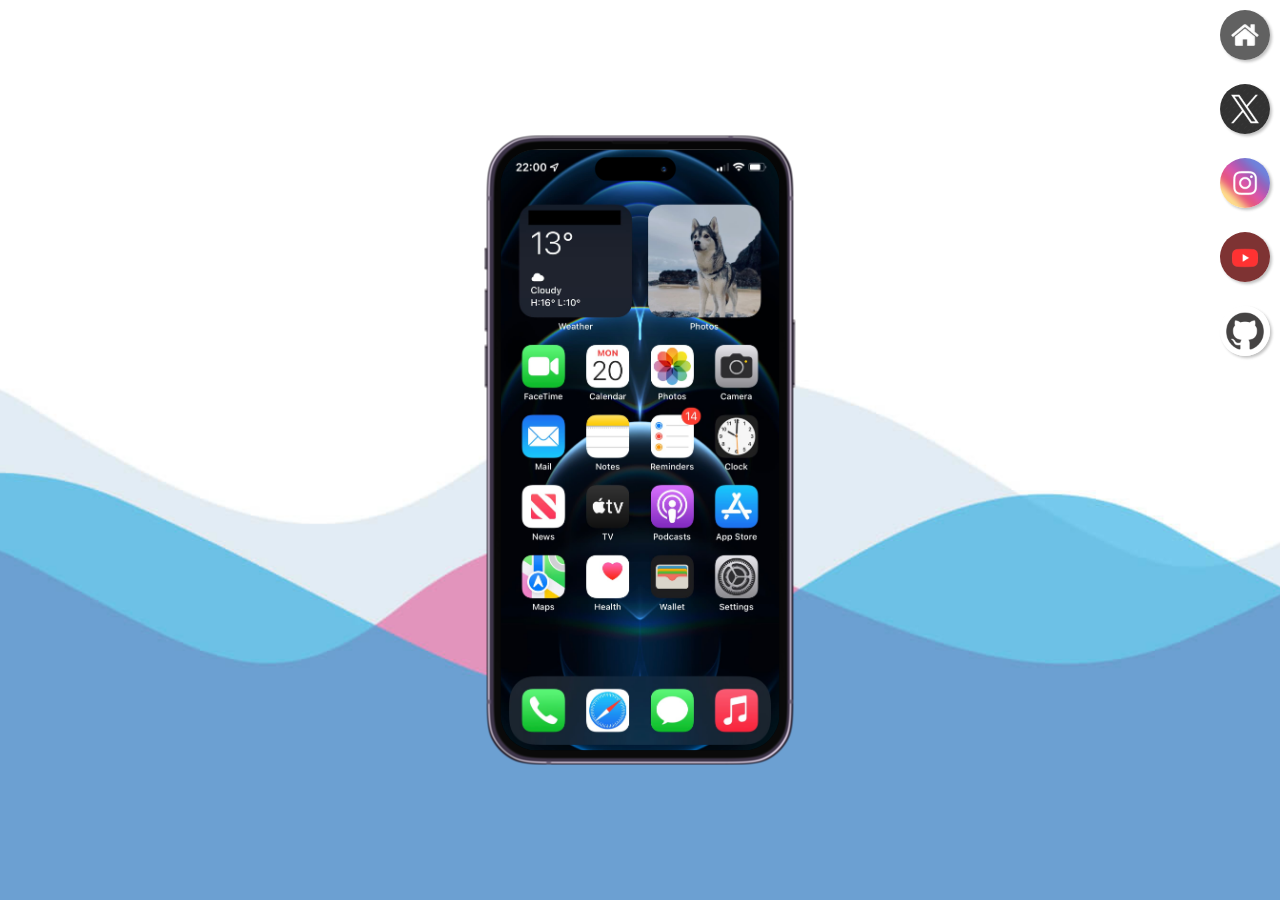
<file: index.html>
<!DOCTYPE html>
<html lang="pt-br">
<head>
    <meta charset="UTF-8">
    <meta name="viewport" content="width=device-width, initial-scale=1.0">
    <title>Projeto Redes Sociais</title>
    <link rel="shortcut icon" href="favicon.ico" type="image/x-icon">
    <link rel="stylesheet" href="./estilos/style.css">
</head>
<body>
    <main>
        <section id="telefone">
            <iframe src="home.html" name="tela" id="tela" frameborder="0"></iframe>
        </section>

        <div>
            <div class="cam">
                <img src="imagens/cam-iphone.png" alt="">
            </div>
        </div>

        <section id="redes-sociais">
            <a href="home.html" target="tela">
                <img src="imagens/logo-home.jpg" alt="">
            </a>
            <a href="twitter.html" target="tela">
                <img src="imagens/logo-twitter.png" alt="">
            </a>
            <a href="instagram.html" target="tela">
                <img src="imagens/logo-instagram.jpg" alt="">
            </a>
            <a href="youtube.html" target="tela">
                <img src="imagens/logo-youtube.jpg" alt="">
            </a>
            <a href="github.html" target="tela">
                <img src="imagens/logo-github.png" alt="">
            </a>
        </section>
    </main>
</body>
</html>
</file>
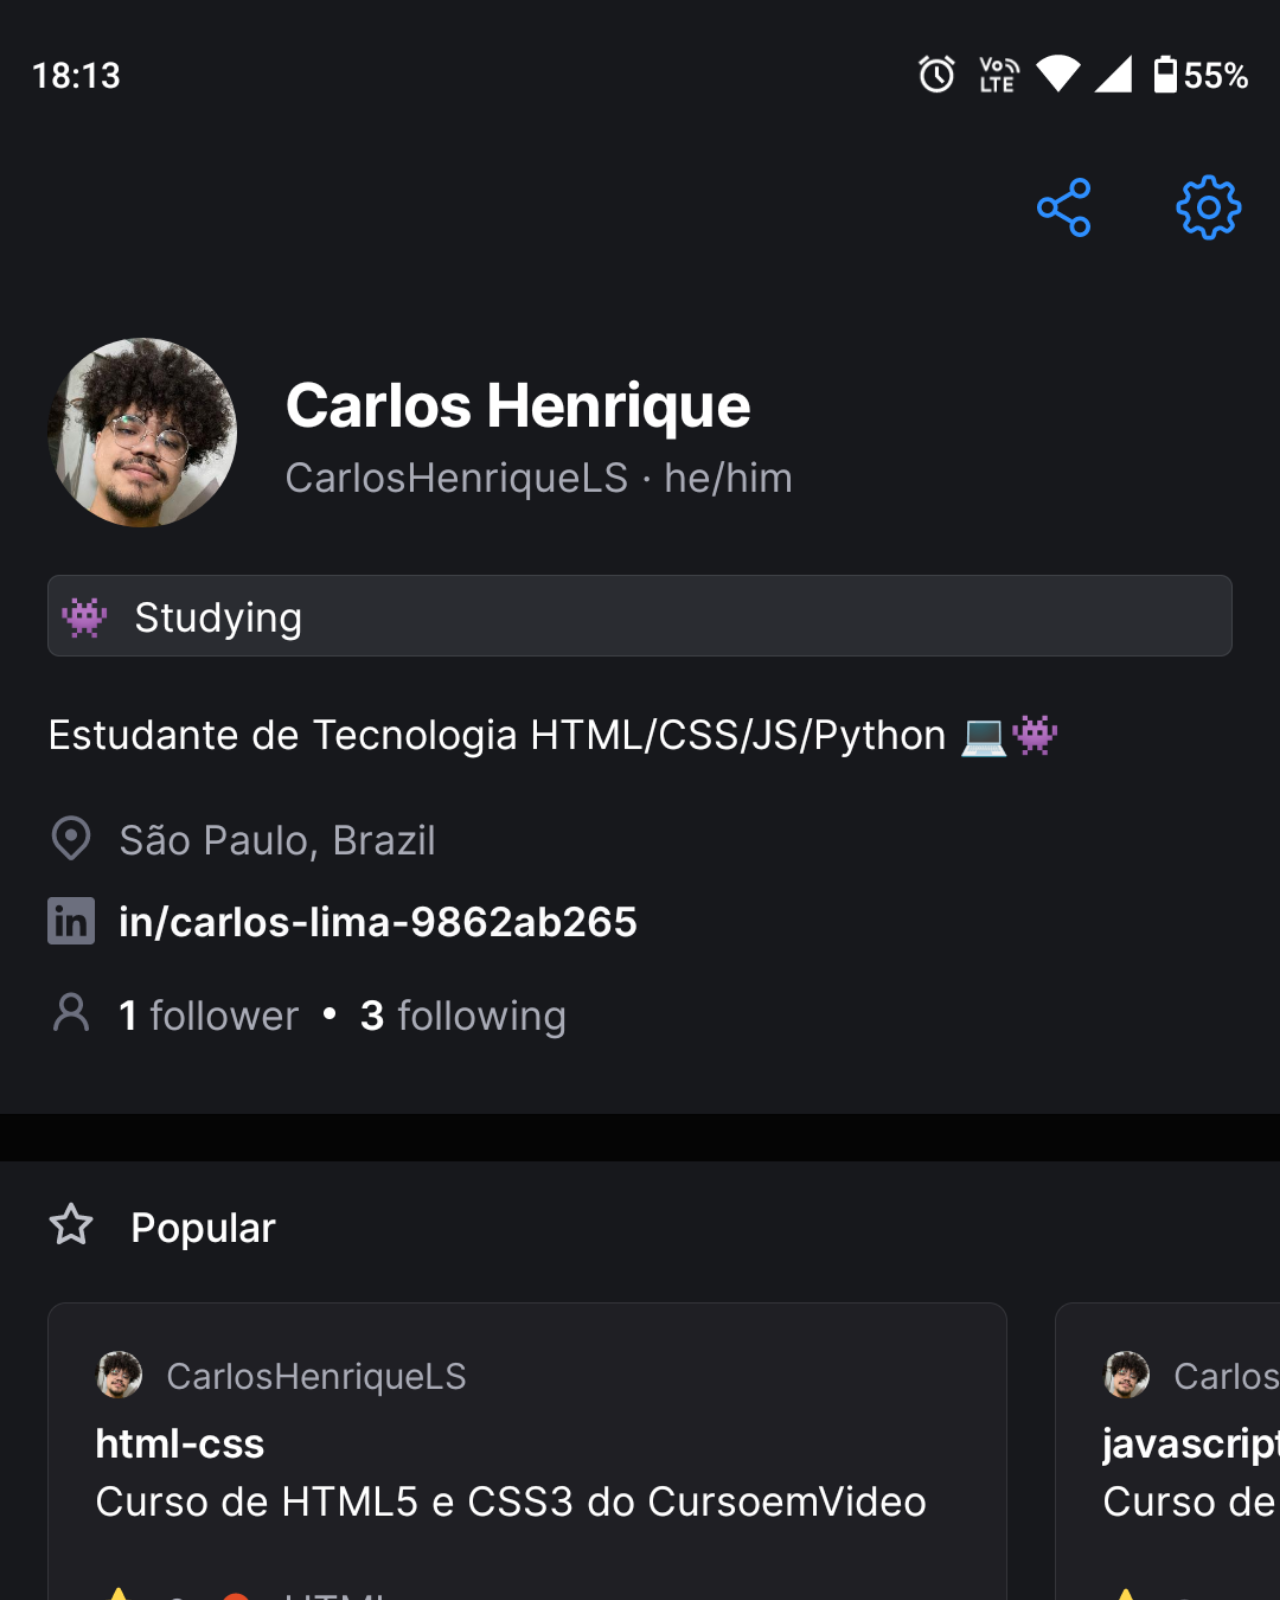
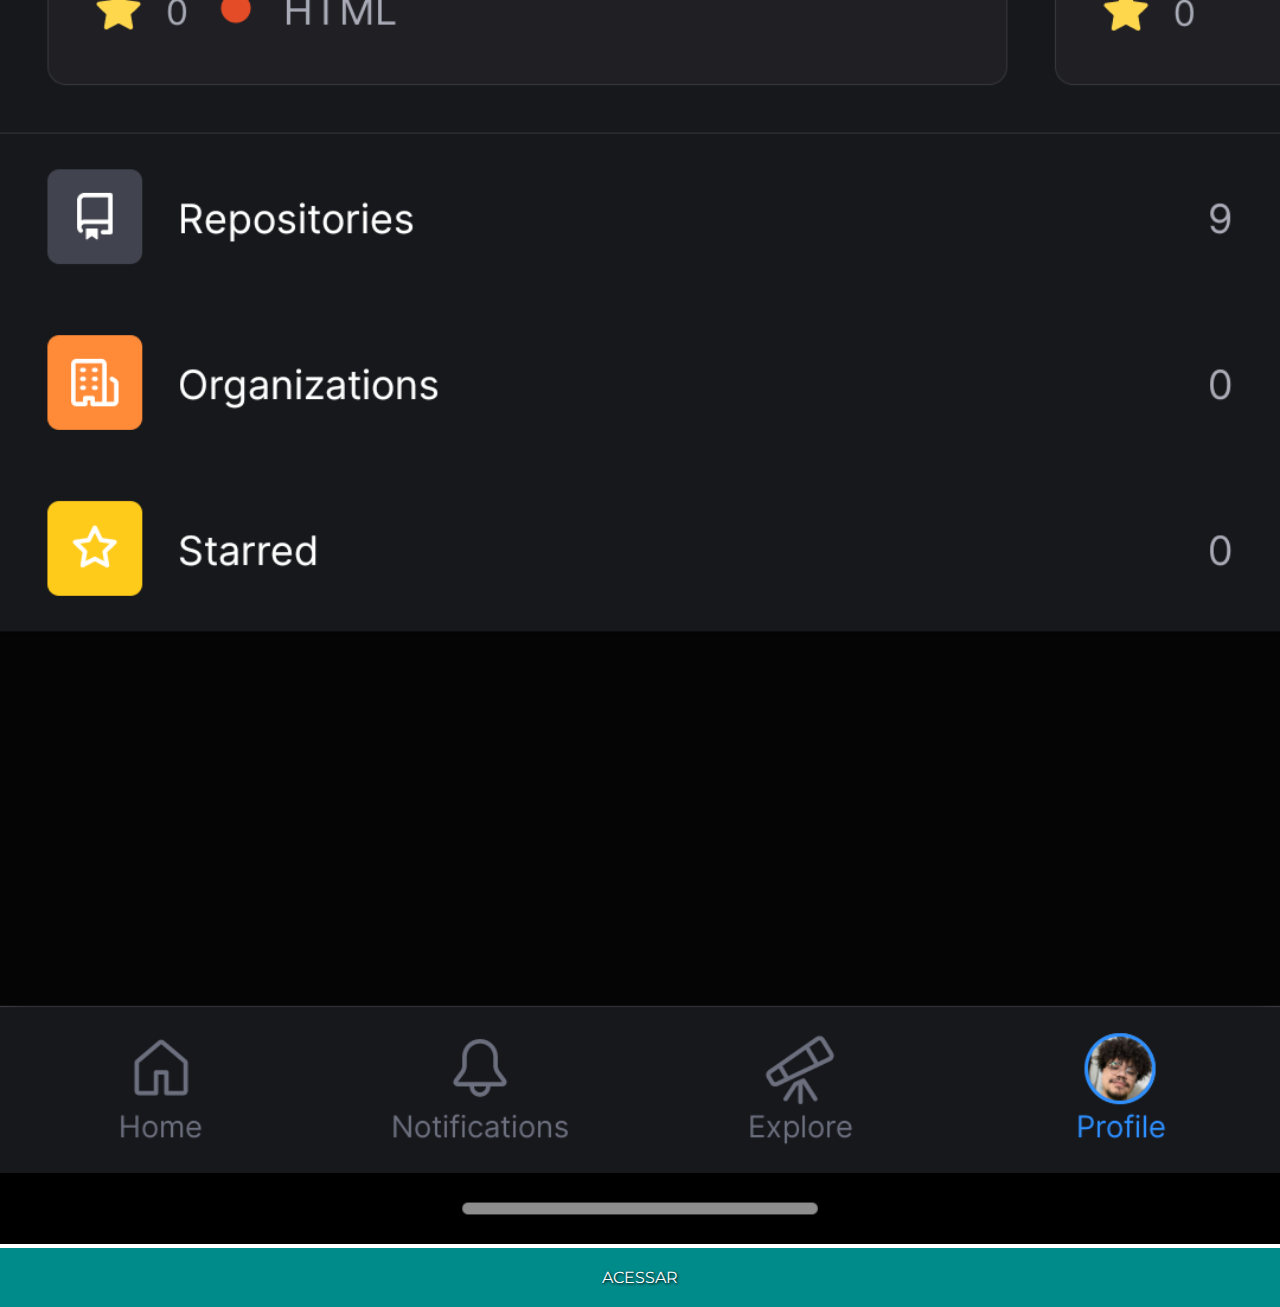
<file: github.html>
<!DOCTYPE html>
<html lang="pt-br">
<head>
    <meta charset="UTF-8">
    <meta name="viewport" content="width=device-width, initial-scale=1.0">
    <link rel="stylesheet" href="./estilos/social.css">
    <title>GitHub</title>
</head>
<body>
    <img src="imagens/telagithub.png" alt="">
    <a href="https://github.com/CarlosHenriqueLS" target="_blank">ACESSAR</a>
</body>
</html>
</file>
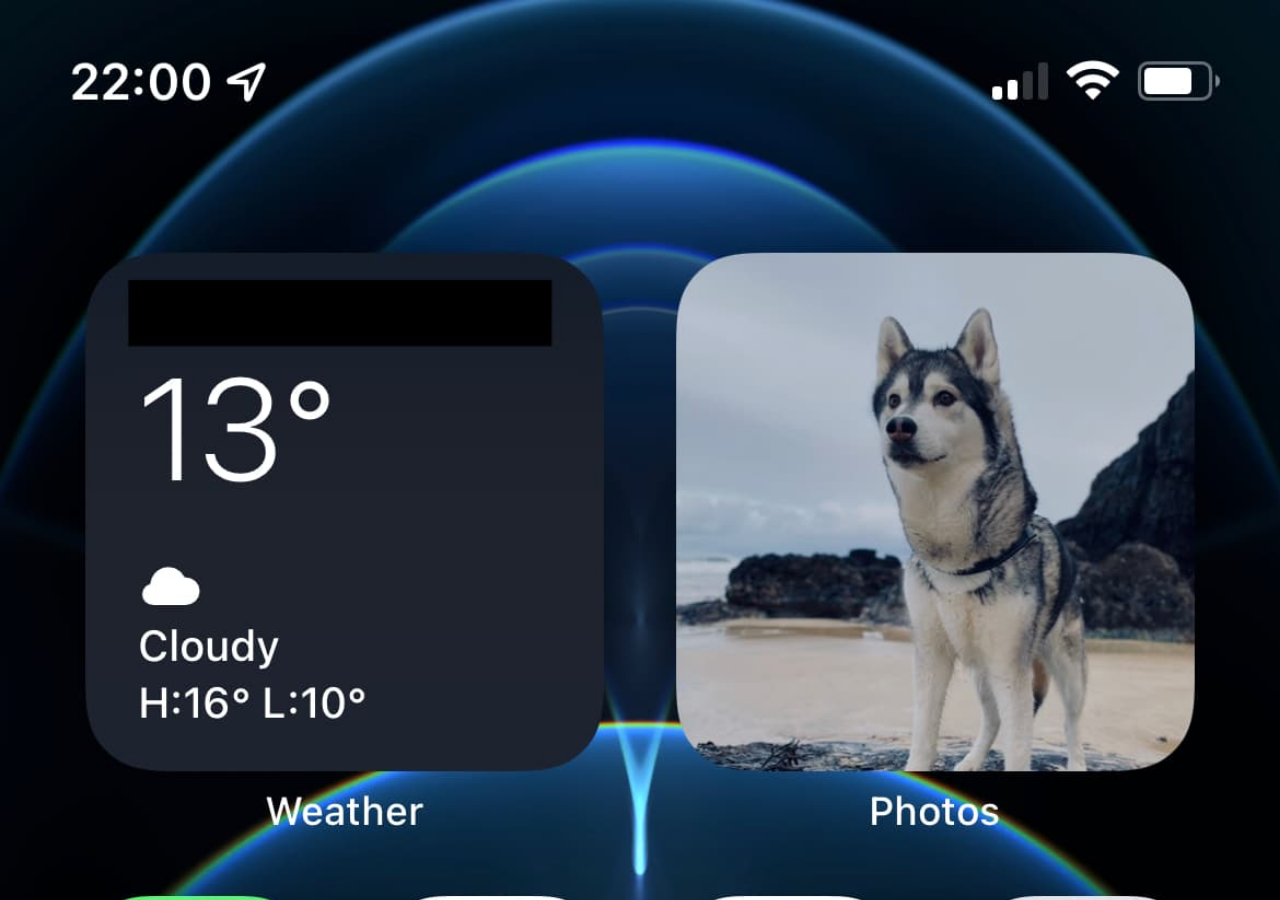
<file: home.html>
<!DOCTYPE html>
<html lang="pt-br">
<head>
    <meta charset="UTF-8">
    <meta name="viewport" content="width=device-width, initial-scale=1.0">
    <title>Home</title>
    <style>
        * {
            margin: 0px;
            padding: 0px;
        }

        body {
            width: 100vw;
            height: 100vh;
            background: black url(./imagens/homescreen.jpeg) no-repeat top center;
            background-size: cover;
        }
    </style>
</head>
<body>
    
</body>
</html>
</file>
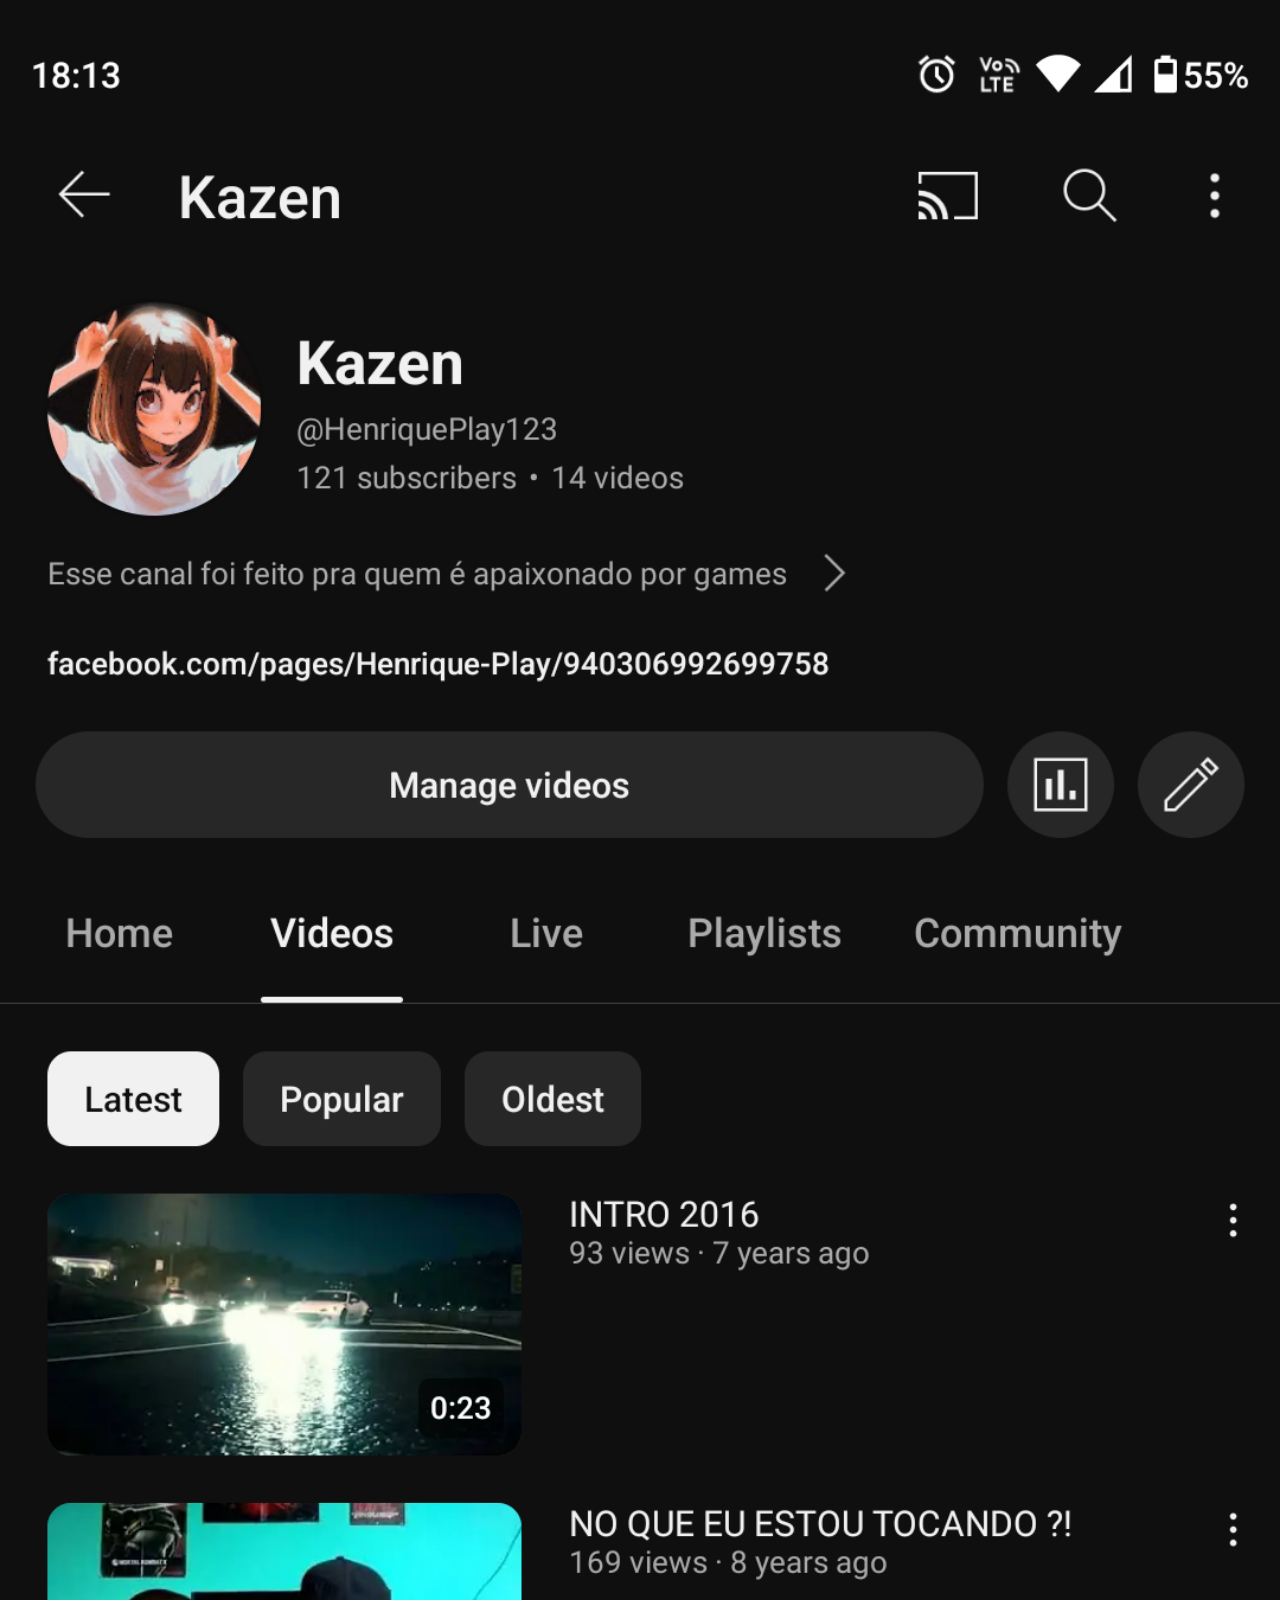
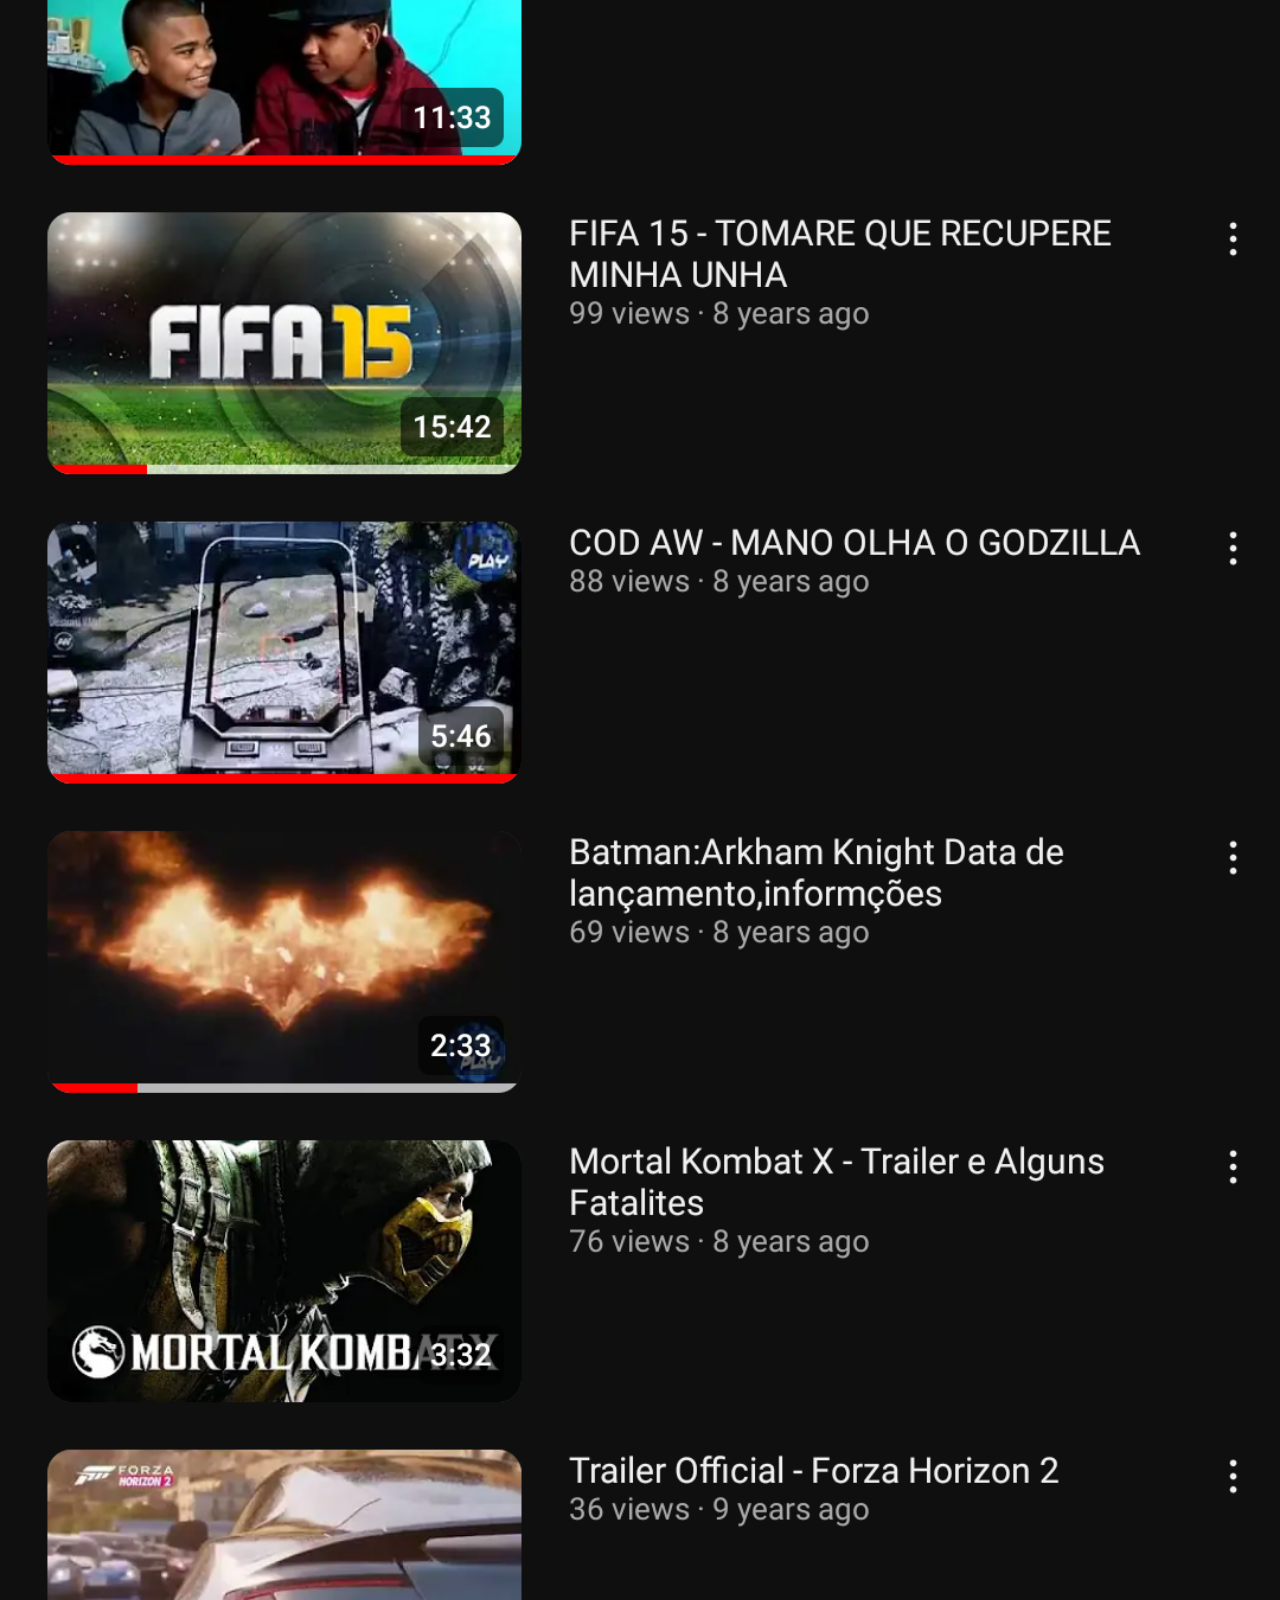
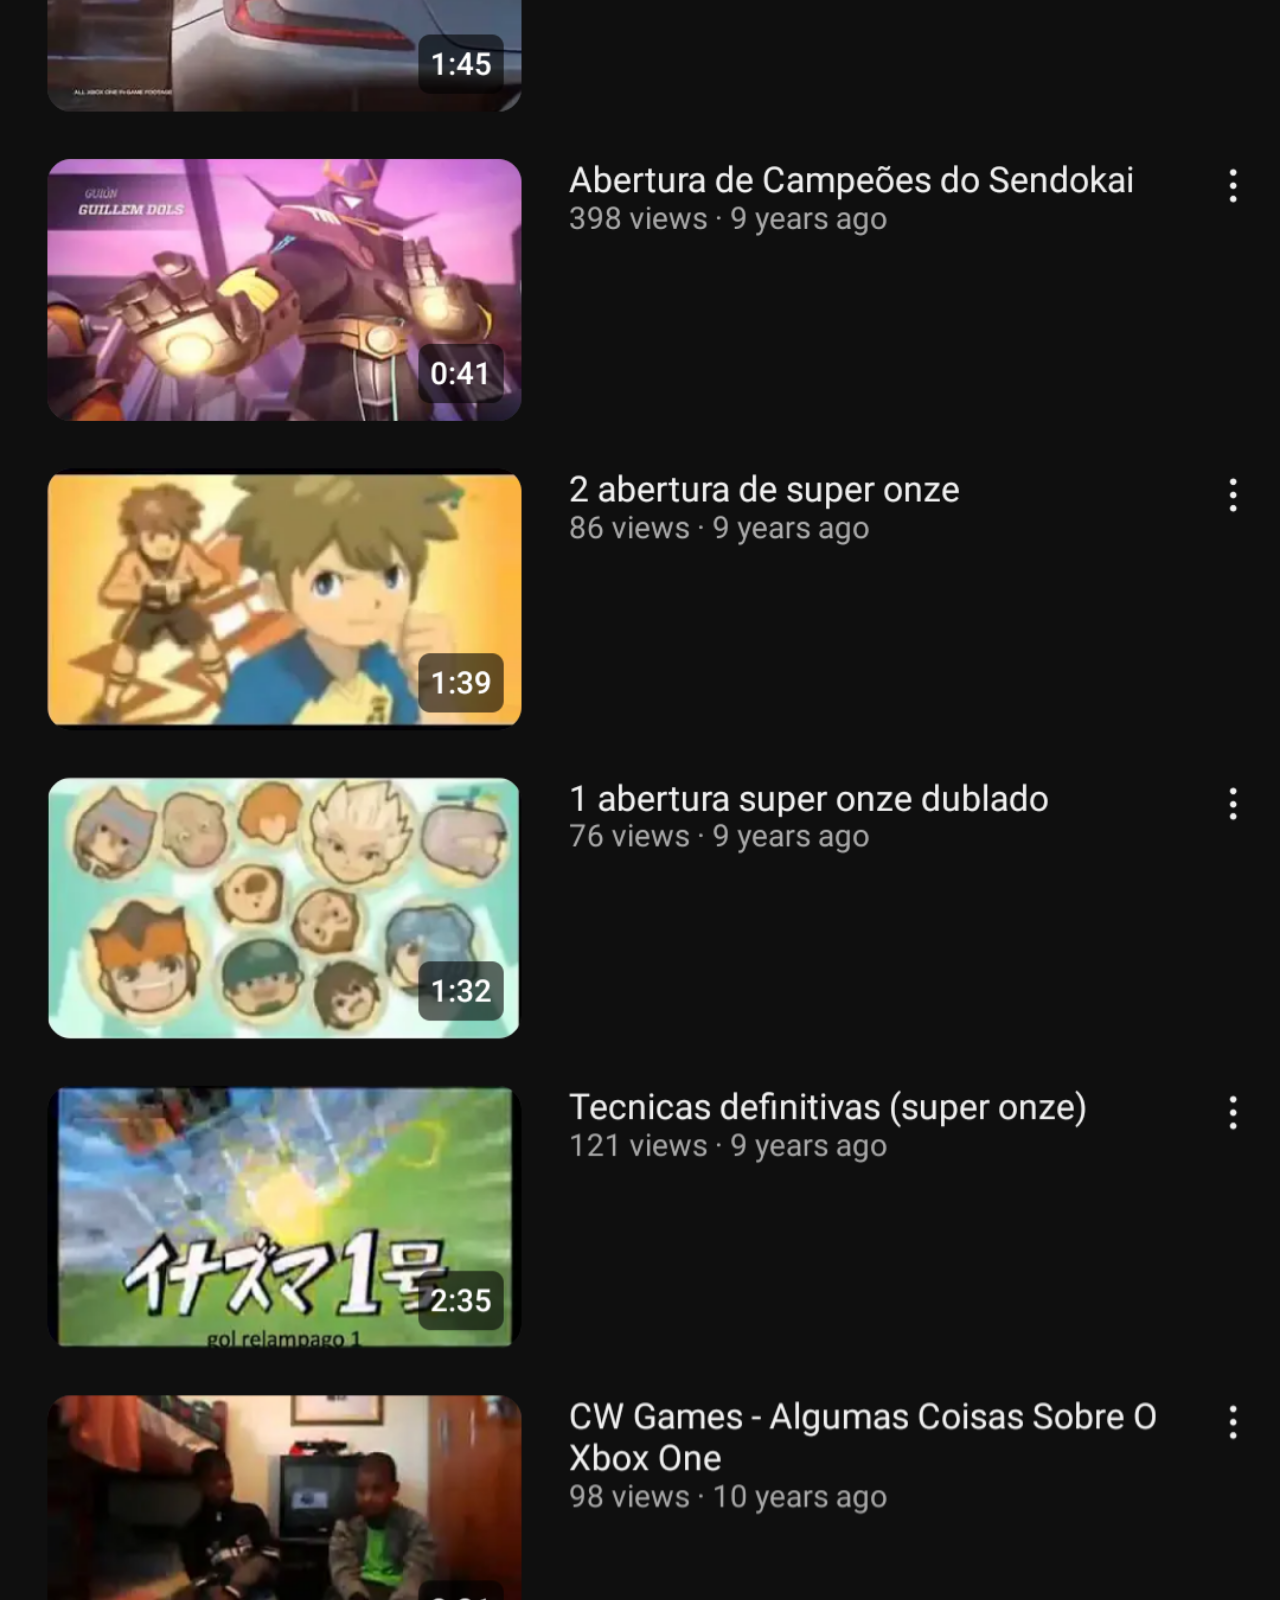
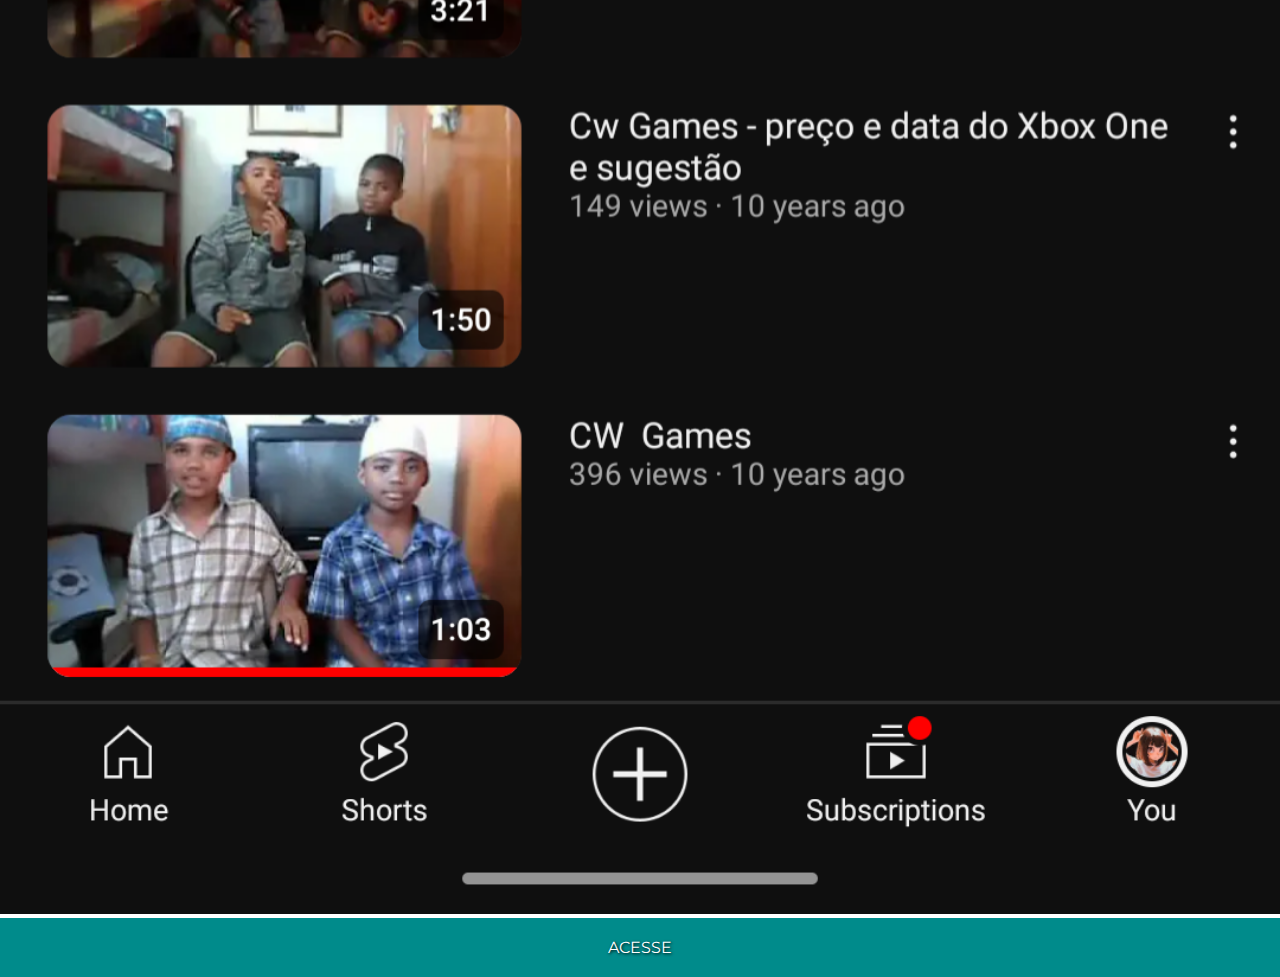
<file: youtube.html>
<!DOCTYPE html>
<html lang="pt-br">
<head>
    <meta charset="UTF-8">
    <meta name="viewport" content="width=device-width, initial-scale=1.0">
    <title>YouTube</title>
    <link rel="stylesheet" href="estilos/social.css">
</head>
<body>
    <img src="imagens/telayt.png" alt="">
    <a href="https://www.youtube.com/@HenriquePlay123/videos" target="_blank">ACESSE</a>
</body>
</html>
</file>
<file: estilos/style.css>
@charset "UTF-8";

* {
    margin: 0px;
    padding: 0px;
    font-family: 'Segoe UI', Tahoma, Geneva, Verdana, sans-serif;
}

html, body {
    height: 100vh;
    width: 98.7,5vw;
    background-color: black;
}

body {
    background: url(../imagens/fundo.png) no-repeat ;
    background-size: cover;
    background-attachment: fixed;
}

main {
    position: relative;
    height: 100vh;
}

section#telefone {
    position: absolute;
    top: 50%;
    left: 50%;
    transform: translate(-50%, -50%);

    height: 629px;
    width: 311px;
    background: url(../imagens/frame-iphone.png) no-repeat;
}

iframe#tela {
    position: relative;
    top: 13.5px;
    left: 16px;
    width: 279px;
    height: 601px;
    border-radius: 36px;

    margin-bottom: 0px;
}

div {
    position: absolute;
    top: 50%;
    left: 50%;
    transform: translate(-50%, -50%);
}

div.cam {
    position: relative;
    top: -267.2px;
    left: 40px;

    width: 88px;
    height: 26px;
}


section#redes-sociais {
    display: flex;
    flex-direction: column;
    align-items:end;
}

section#redes-sociais img {
    width: 50px;
    padding: 0px;
    margin: 10px;
    border-radius: 50%;
    box-shadow: 2px 2px 3px rgba(0, 0, 0, 0.306);
    transition-duration: .5s;
    opacity: 80%;
}

section#redes-sociais img:hover {
    opacity: 100%;
    border: 2px solid white;
    transform: scale(1.1) translate(-3px, -3px);
    box-shadow: 5px 5px 10px rgba(0, 0, 0, 0.600);
}

a {
    text-decoration: none;
}
</file>
<file: estilos/social.css>
@import url('https://fonts.googleapis.com/css2?family=Montserrat:ital,wght@0,100;0,200;0,300;0,400;0,500;0,600;0,700;0,800;0,900;1,100;1,200;1,300;1,400;1,500;1,600;1,700;1,800;1,900&display=swap');


*{
    margin: 0px;
    padding: 0px;
    font-family: 'Montserrat', sans-serif;
}

::-webkit-scrollbar {
    width: 0px;
    height: 0px;
}

img {
    width: 100vw;
}

a{
    margin-top: 0px;
    display: block;
    background-color: darkcyan;
    padding: 20px;
    text-align: center;
    font-weight: medium;
    text-decoration: none;
    color: white;

    text-shadow: 1px 1px 3px black;
    transition: 1s;
}

a:hover {
    background-color: rgb(5, 174, 174);
    transform: scale(1.2);

    text-shadow: 1px 1px 5px;
    font-size: 1em;
}
</file>
